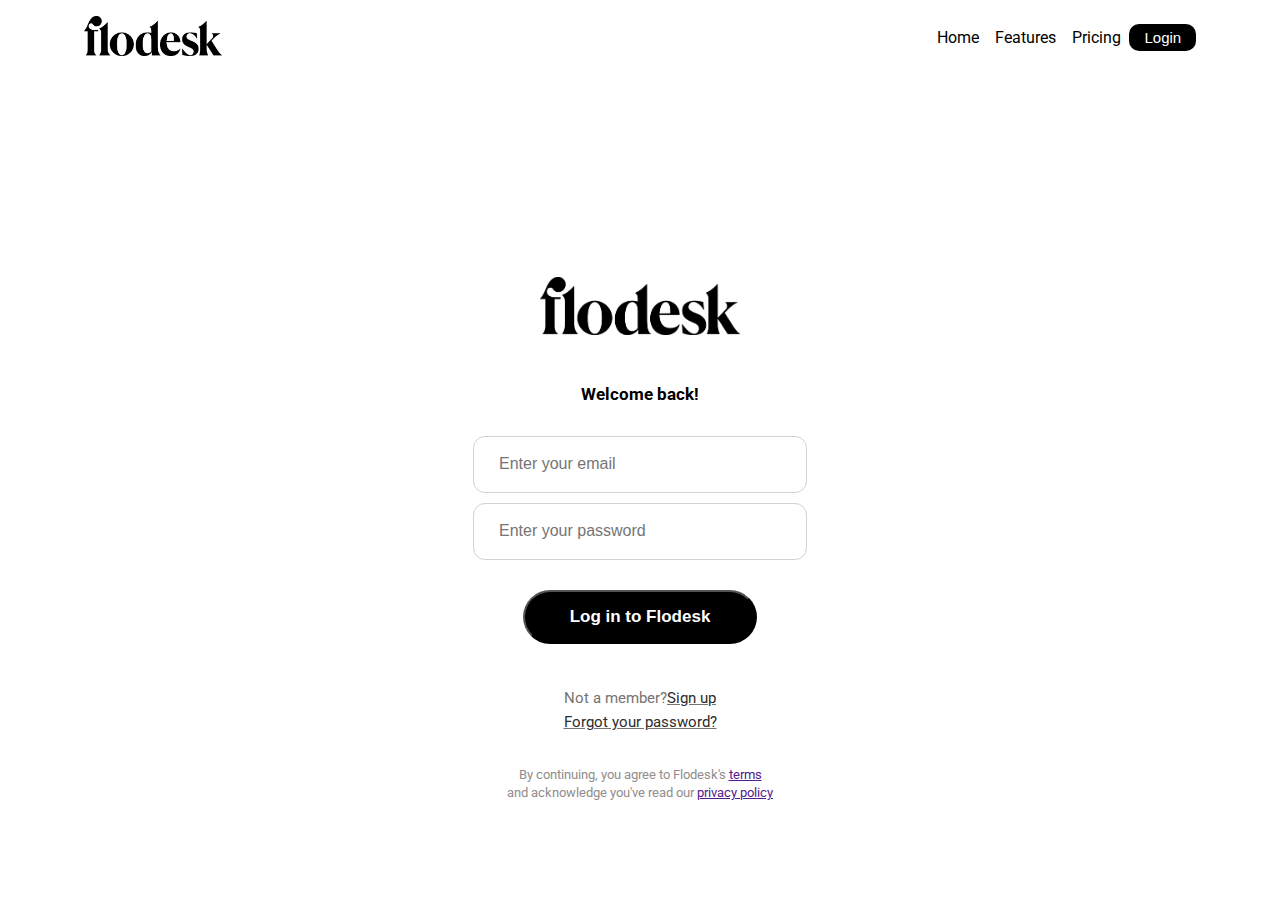
<file: MERN/Flodesk/index.html>
<!DOCTYPE html>
<html lang="en">
<head>
    <meta charset="UTF-8">
    <meta http-equiv="X-UA-Compatible" content="IE=edge">
    <meta name="viewport" content="width=device-width, initial-scale=1.0">
    <title>Login | Flodesk</title>
    <link rel="stylesheet" href="/MERN/Flodesk/stylesheet.css">
</head>
<body>
    <div class="nav">
        <a href="/MERN/Flodesk/index.html"><img src="/MERN/Flodesk/logo.png" class="nav-logo" alt=""></a>
        
        <ul class="navbar">
            <li><a href="" class="nav-link">Home</a></li>
            <li><a href="" class="nav-link">Features</a></li>
            <li><a href="" class="nav-link">Pricing</a></li>

            <input type="button" class="nav-button" name="nav-button" value="Login">
        </ul> 
    </div>
    <div class="container">
        <img src="/MERN/Flodesk/logo.png" class="logo-img"alt="">     
        <p class="welcome">Welcome back!</p> 
            <div class="imp-box"> 
                <input type="text" class="email" placeholder="Enter your email"><br>
                <input type="text" class="pasw" placeholder="Enter your password"><br>
                <input type="button" class="btn" name="button" value="Log in to Flodesk">
                <p class="sign-up">Not a member?<a href="" class="sign-up"><span>Sign up</span></a></p>
                <a href="" class="sign-up"><span>Forgot your password?</span></a>
                <p class="tncs">By continuing, you agree to Flodesk's <a href="" class="">terms </a><br>and acknowledge you've read our <a href="">privacy policy</a></p>
            </div> 
    </div>
</body>
</html>
</file>
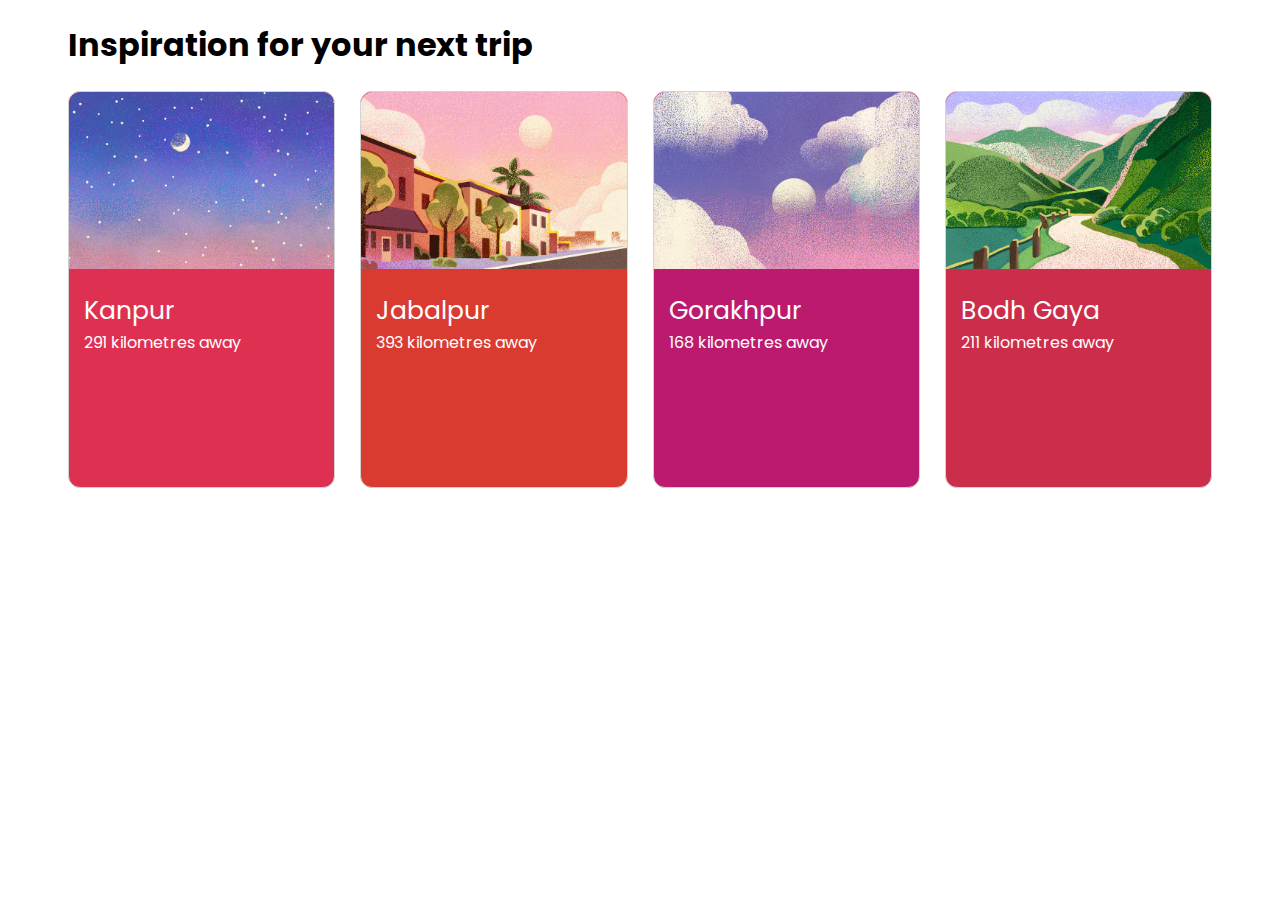
<file: MERN/Hackaton/index.html>
<!DOCTYPE html>
<html lang="en">
<head>
    <meta charset="UTF-8">
    <meta http-equiv="X-UA-Compatible" content="IE=edge">
    <meta name="viewport" content="width=device-width, initial-scale=1.0">
    <title>Airbnb</title>
    <link rel="stylesheet" href="/MERN/Hackaton/stylesheet.css">
    
</head>
<body>
    
    <h1 class="text-header">Inspiration for your next trip</h1>
<div class="container">
    <div class="card">
        <img src="/MERN/Hackaton/Image1.jpg" class="card-img"alt="">
        <div class="card-bottom">
        <p class="card-text"><span>Kanpur</span> <br> 291 kilometres away</p>        

        </div>
    </div>

    <div class="card1">
        <img src="/MERN/Hackaton/Image2.jpg" class="card-img"alt="">
        <div class="card-bottom">
        <p class="card-text"><span>Jabalpur</span> <br> 393 kilometres away</p> 
        </div>
    </div>

    <div class="card2">
        <img src="/MERN/Hackaton/Image3.jpg" class="card-img"alt="">
        <div class="card-bottom">
        <p class="card-text"><span>Gorakhpur</span> <br> 168 kilometres away</p> 
        </div>
    </div>
    
    <div class="card3">
        <img src="/MERN/Hackaton/Image4.jpg" class="card-img"alt="">
        <div class="card-bottom">
        <p class="card-text"><span>Bodh Gaya</span> <br> 211 kilometres away</p> 
        </div>
    </div>

</div>
</body>
</html>
</file>
<file: MERN/Flodesk/stylesheet.css>
@import url('https://fonts.googleapis.com/css2?family=Roboto:wght@400;700;900&display=swap');
body{
    font-family: 'Roboto', sans-serif;
}

.logo-img{
    width: auto;
    height: 58px;
    object-fit: cover;
}

.container{
    text-align: center;
    justify-content: center;
    margin-top: 210px;
}

.welcome{
    text-align: center;
    margin-top: 45px;
    font-weight: 700;
    font-size: 17px;    
}

.email{
    padding: 20px 130px 20px 25px;
    border-radius: 12px;
    border: 1px solid lightgray;
    margin-top: 15px;
    margin-bottom: 10px;
}

::-webkit-input-placeholder {
    text-align: left;
    font-size: 16px;
    }

.btn{
    background-color: black;
    color: white;
    border-radius: 30px;
    padding: 15px 45px;
    font-size: 17px;
    font-weight: bold;
    margin-top: 30px;

}

.pasw{
    padding: 20px 130px 20px 25px;
    border-radius: 12px;
    border: 1px solid lightgray;
}
    
.sign-up{
    font-size: 15px;
    font-weight: 400;
    color: rgb(119, 114, 114);
    margin-bottom: 5px;
    margin-top: 45px;
}

.tncs{
    font-size: 13px;
    line-height: 18px;
    color: rgb(146, 140, 140);
    font-weight: 400;
    margin-top: 35px;
}

span{
    color: rgb(46, 44, 44);
}

.nav{
    display: flex;
    justify-content: space-between;
    align-items: center;
    margin: 0 6%;
}

.nav-logo{
    width: auto;
    height: 40px;
    object-fit: cover;
}

.navbar{
    list-style-type: none;
    display: flex;
    padding-inline-start: 0;  
    align-items: center;
    
}

.nav-link{
    margin: 0 8px;
    text-decoration: none;
    color: black;
}

.nav-link:hover{
    color: grey;
}

.nav-button{
    background-color: black;
    color: white;
    border-radius: 10px;
    padding: 4px 15px;
    font-size: 15px;
    border: none;
    height: 27px;
    border-image-width: 0;
}

@media (max-width:576px){
    .nav-link{
        display: none;
    }
}
</file>
<file: MERN/Hackaton/stylesheet.css>
@import url('https://fonts.googleapis.com/css2?family=Poppins:wght@300;400&display=swap');
body{
    font-family:'Poppins', sans-serif;
}
.text-header{
    margin-left: 60px;
}
.card-img{
    width: 100%;
    border-top-left-radius: 12px;
    border-top-right-radius: 12px;
}
.card-text{
    margin-left: 15px;    
}
.card{
    width: 305px;
    height: 395px;
    border-radius: 12px;
    border: 1px solid lightgrey;
    margin-left: 60px;
    margin-right: 25px;
    background-color: rgb(222,49,81);
    color: white;

}
span{
    font-size: 25px;
}
.card1{
    width: 305px;
    height: 395px;
    border-radius: 12px;
    border: 1px solid lightgrey;
    margin-right: 25px;
    background-color: rgb(217,59,48);
    
    color: white;
}
.card2{
    width: 305px;
    height: 395px;
    border-radius: 12px;
    border: 1px solid lightgrey;
    margin-right: 25px;
    background-color: rgb(188,26,110);
    color: white;
}
.card3{
    width: 305px;
    height: 395px;
    border-radius: 12px;
    border: 1px solid lightgrey;
    margin-right: 60px;
    background-color: rgb(204,45,74);
    color: white;
}
.container{
    display: flex;
}
</file>
